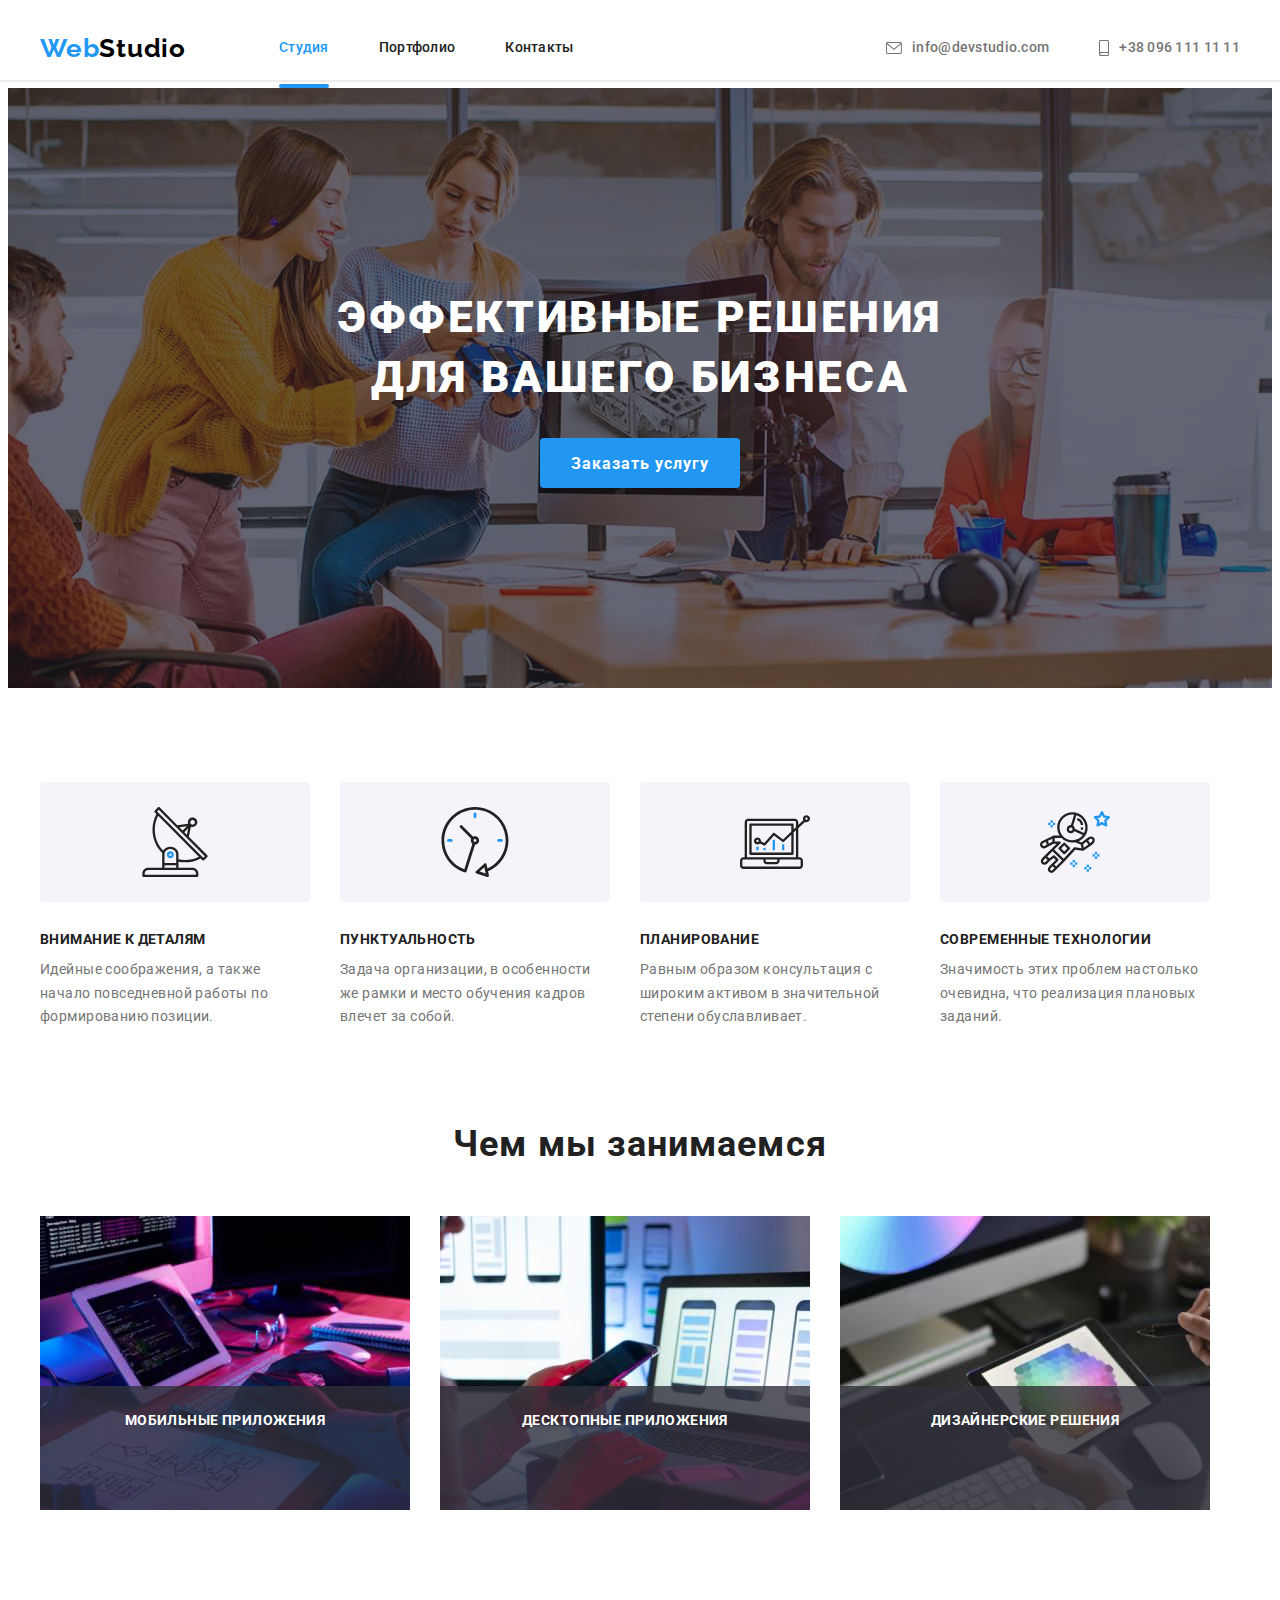
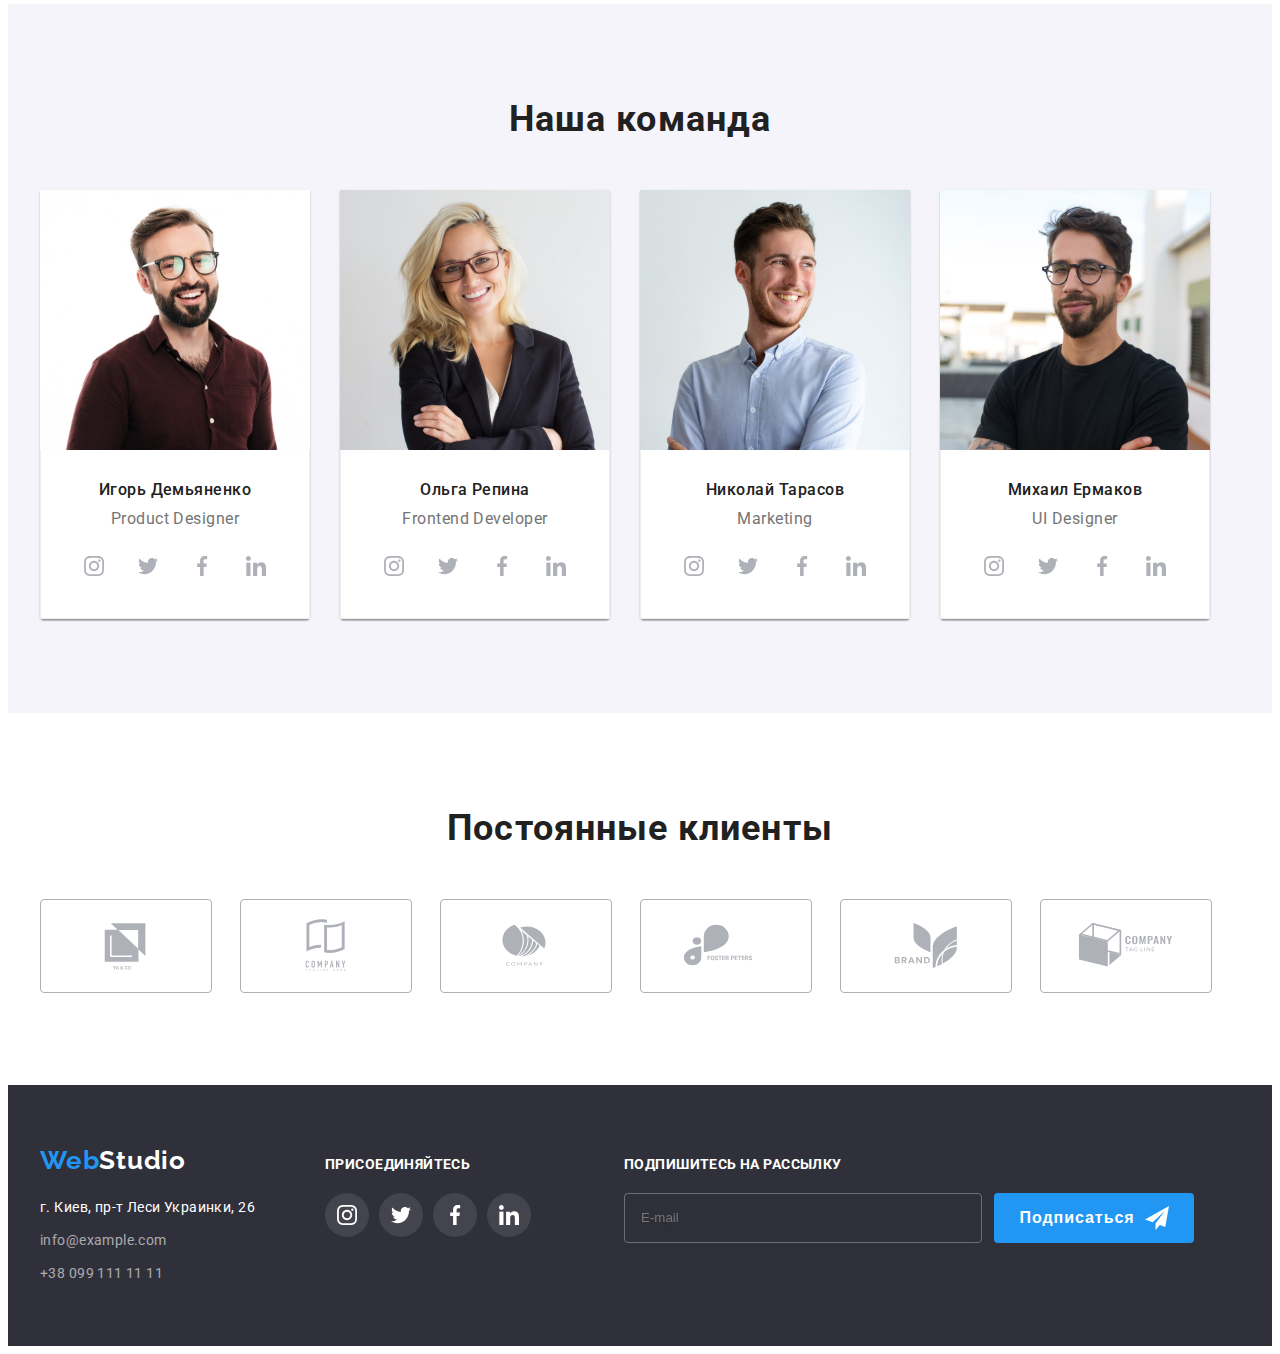
<file: index.html>
<!DOCTYPE html>
<html lang="ru">
  <head>
    <meta charset="UTF-8" />
    <meta http-equiv="X-UA-Compatible" content="IE=edge" />
    <meta name="viewport" content="width=device-width, initial-scale=1.0" />
    <title>Document</title>
    <link rel="preconnect" href="https://fonts.googleapis.com" />
    <link rel="preconnect" href="https://fonts.gstatic.com" crossorigin />
    <link
      href="https://fonts.googleapis.com/css2?family=Raleway:wght@700&family=Roboto:wght@400;500;700;900&display=swap"
      rel="stylesheet"
    />
    <link
      rel="stylesheet"
      href="https://cdnjs.cloudflare.com/ajax/libs/modern-normalize/1.1.0/modern-normalize.min.css"
      integrity="sha512-wpPYUAdjBVSE4KJnH1VR1HeZfpl1ub8YT/NKx4PuQ5NmX2tKuGu6U/JRp5y+Y8XG2tV+wKQpNHVUX03MfMFn9Q=="
      crossorigin="anonymous"
      referrerpolicy="no-referrer"
    />
    <link rel="stylesheet" href="css/main.min.css" />
  </head>
  <body>
    <!---------------------HEADER---------------------------->

    <header class="header">
      <div class="container header__container">
        <nav class="nav">
          <a class="header__logo link" lang="en" href="./"
            ><span class="header__logo--web">Web</span>Studio</a
          >
          <ul class="nav__list list">
            <li class="nav__item">
              <a class="nav__link link current" href="./index.html">Студия</a>
            </li>
            <li class="nav__item">
              <a class="nav__link link" href="./portfolio.html">Портфолио</a>
            </li>
            <li class="nav__item">
              <a class="nav__link link" href="#0">Контакты</a>
            </li>
          </ul>
        </nav>
        <ul class="list header__list">
          <li class="header__item">
            <a class="header__mail link" href="mailto:info@devstudio.com">
              <svg class="header__mail--icons" width="16" height="12">
                <use href="./images/icons.svg#icon-mail"></use>
              </svg>
              info@devstudio.com</a
            >
          </li>
          <li class="header__item">
            <a class="header__tel link" href="tel:+380961111111">
              <svg class="header__tel--icons" width="10" height="16">
                <use href="./images/icons.svg#icon-smartphone"></use>
              </svg>
              +38 096 111 11 11</a
            >
          </li>
        </ul>
      </div>
      <div class="line"></div>
    </header>

    <main>
      <!---------------------HERO---------------------------->

      <section class="hero">
        <div class="container">
          <h1 class="hero__title">Эффективные решения для вашего бизнеса</h1>
          <button class="btn" type="button" data-modal-open>Заказать услугу</button>
        </div>
      </section>

      <!---------------------BENEFITS---------------------------->

      <section class="benefits">
        <div class="container">
          <h2 class="visually-hidden">Особенности</h2>
          <ul class="benefits__list list">
            <li class="benefits__item">
              <div class="benefits__box">
                <svg class="benefits__icon" width="70" height="70">
                  <use href="./images/icons.svg#icon-antenna"></use>
                </svg>
              </div>
              <h3 class="benefits__subtitle">Внимание к деталям</h3>
              <p class="benefits__text">
                Идейные соображения, а также начало повседневной работы по формированию позиции.
              </p>
            </li>
            <li class="benefits__item">
              <div class="benefits__box">
                <svg class="benefits__icon" width="70" height="70">
                  <use href="./images/icons.svg#icon-clock"></use>
                </svg>
              </div>
              <h3 class="benefits__subtitle">Пунктуальность</h3>
              <p class="benefits__text">
                Задача организации, в особенности же рамки и место обучения кадров влечет за собой.
              </p>
            </li>
            <li class="benefits__item">
              <div class="benefits__box">
                <svg class="benefits__icon" width="70" height="70">
                  <use href="./images/icons.svg#icon-diagram"></use>
                </svg>
              </div>
              <h3 class="benefits__subtitle">Планирование</h3>
              <p class="benefits__text">
                Равным образом консультация с широким активом в значительной степени обуславливает.
              </p>
            </li>
            <li class="benefits__item">
              <div class="benefits__box">
                <svg class="benefits__icon" width="70" height="70">
                  <use href="./images/icons.svg#icon-astronaut"></use>
                </svg>
              </div>
              <h3 class="benefits__subtitle">Современные технологии</h3>
              <p class="benefits__text">
                Значимость этих проблем настолько очевидна, что реализация плановых заданий.
              </p>
            </li>
          </ul>
        </div>
      </section>

      <!---------------------DIRECTION---------------------------->

      <section class="direction">
        <div class="container">
          <h2 class="direction__title">Чем мы занимаемся</h2>
          <ul class="direction__list list">
            <li class="direction__item">
              <img src="./images/box1.jpg" alt="Примеры робот" width="370" height="294" />
              <p class="direction__text">Мобильные приложения</p>
            </li>
            <li class="direction__item">
              <img src="./images/box2.jpg" alt="Примеры робот" width="370" height="294" />
              <p class="direction__text">Десктопные приложения</p>
            </li>
            <li class="direction__item">
              <img src="./images/box3.jpg" alt="Примеры робот" width="370" height="294" />
              <p class="direction__text">Дизайнерские решения</p>
            </li>
          </ul>
        </div>
      </section>

      <!---------------------TEAM---------------------------->

      <section class="team">
        <div class="container">
          <h2 class="team__title">Наша команда</h2>
          <ul class="team__list list">
            <li class="team__item">
              <img src="./images/team-card-1.jpg" alt="Фото команды" width="270" height="260" />
              <div class="team__box">
                <h3 class="team__subtitle">Игорь Демьяненко</h3>
                <p class="team__text" lang="eu">Product Designer</p>
                <ul class="social__list list">
                  <li class="social__item">
                    <a href="" class="social__link link">
                      <svg class="social__icon" width="20" height="20">
                        <use href="./images/icons.svg#icon-instagram"></use>
                      </svg>
                    </a>
                  </li>
                  <li class="social__item">
                    <a href="" class="social__link link">
                      <svg class="social__icon" width="20" height="20">
                        <use href="./images/icons.svg#icon-twitter"></use>
                      </svg>
                    </a>
                  </li>
                  <li class="social__item">
                    <a href="" class="social__link link">
                      <svg class="social__icon" width="20" height="20">
                        <use href="./images/icons.svg#icon-facebook"></use>
                      </svg>
                    </a>
                  </li>
                  <li class="social__item">
                    <a href="" class="social__link link">
                      <svg class="social__icon" width="20" height="20">
                        <use href="./images/icons.svg#icon-linkedin"></use>
                      </svg>
                    </a>
                  </li>
                </ul>
              </div>
            </li>
            <li class="team__item">
              <img src="./images/team-card-2.jpg" alt="Фото команды" width="270" height="260" />
              <div class="team__box">
                <h3 class="team__subtitle">Ольга Репина</h3>
                <p class="team__text" lang="eu">Frontend Developer</p>
                <ul class="social__list list">
                  <li class="social__item">
                    <a href="" class="social__link link">
                      <svg class="social__icon" width="20" height="20">
                        <use href="./images/icons.svg#icon-instagram"></use>
                      </svg>
                    </a>
                  </li>
                  <li class="social__item">
                    <a href="" class="social__link link">
                      <svg class="social__icon" width="20" height="20">
                        <use href="./images/icons.svg#icon-twitter"></use>
                      </svg>
                    </a>
                  </li>
                  <li class="social__item">
                    <a href="" class="social__link link">
                      <svg class="social__icon" width="20" height="20">
                        <use href="./images/icons.svg#icon-facebook"></use>
                      </svg>
                    </a>
                  </li>
                  <li class="social__item">
                    <a href="" class="social__link link">
                      <svg class="social__icon" width="20" height="20">
                        <use href="./images/icons.svg#icon-linkedin"></use>
                      </svg>
                    </a>
                  </li>
                </ul>
              </div>
            </li>
            <li class="team__item">
              <img src="./images/team-card-3.jpg" alt="Фото команды" width="270" height="260" />
              <div class="team__box">
                <h3 class="team__subtitle">Николай Тарасов</h3>
                <p class="team__text" lang="eu">Marketing</p>
                <ul class="social__list list">
                  <li class="social__item">
                    <a href="" class="social__link link">
                      <svg class="social__icon" width="20" height="20">
                        <use href="./images/icons.svg#icon-instagram"></use>
                      </svg>
                    </a>
                  </li>
                  <li class="social__item">
                    <a href="" class="social__link link">
                      <svg class="social__icon" width="20" height="20">
                        <use href="./images/icons.svg#icon-twitter"></use>
                      </svg>
                    </a>
                  </li>
                  <li class="social__item">
                    <a href="" class="social__link link">
                      <svg class="social__icon" width="20" height="20">
                        <use href="./images/icons.svg#icon-facebook"></use>
                      </svg>
                    </a>
                  </li>
                  <li class="social__item">
                    <a href="" class="social__link link">
                      <svg class="social__icon" width="20" height="20">
                        <use href="./images/icons.svg#icon-linkedin"></use>
                      </svg>
                    </a>
                  </li>
                </ul>
              </div>
            </li>
            <li class="team__item">
              <img src="./images/team-card-4.jpg" alt="Фото команды" width="270" height="260" />
              <div class="team__box">
                <h3 class="team__subtitle">Михаил Ермаков</h3>
                <p class="team__text" lang="eu">UI Designer</p>
                <ul class="social__list list">
                  <li class="social__item">
                    <a href="" class="social__link link">
                      <svg class="social__icon" width="20" height="20">
                        <use href="./images/icons.svg#icon-instagram"></use>
                      </svg>
                    </a>
                  </li>
                  <li class="social__item">
                    <a href="" class="social__link link">
                      <svg class="social__icon" width="20" height="20">
                        <use href="./images/icons.svg#icon-twitter"></use>
                      </svg>
                    </a>
                  </li>
                  <li class="social__item">
                    <a href="" class="social__link link">
                      <svg class="social__icon" width="20" height="20">
                        <use href="./images/icons.svg#icon-facebook"></use>
                      </svg>
                    </a>
                  </li>
                  <li class="social__item">
                    <a href="" class="social__link link">
                      <svg class="social__icon" width="20" height="20">
                        <use href="./images/icons.svg#icon-linkedin"></use>
                      </svg>
                    </a>
                  </li>
                </ul>
              </div>
            </li>
          </ul>
        </div>
      </section>

      <!---------------------CLIENTS---------------------------->

      <section class="clients">
        <div class="container">
          <h2 class="clients__title">Постоянные клиенты</h2>
          <ul class="clients__list list">
            <li class="clients__item">
              <a class="clients__link" href="">
                <svg class="clients__icon" width="106" height="60">
                  <use href="./images/icons.svg#icon-Logo1"></use>
                </svg>
              </a>
            </li>
            <li class="clients__item">
              <a class="clients__link" href="">
                <svg class="clients__icon" width="106" height="60">
                  <use href="./images/icons.svg#icon-Logo2"></use>
                </svg>
              </a>
            </li>
            <li class="clients__item">
              <a class="clients__link" href="">
                <svg class="clients__icon" width="106" height="60">
                  <use href="./images/icons.svg#icon-Logo3"></use>
                </svg>
              </a>
            </li>
            <li class="clients__item">
              <a class="clients__link" href="">
                <svg class="clients__icon" width="106" height="60">
                  <use href="./images/icons.svg#icon-Logo4"></use>
                </svg>
              </a>
            </li>
            <li class="clients__item">
              <a class="clients__link" href="">
                <svg class="clients__icon" width="106" height="60">
                  <use href="./images/icons.svg#icon-Logo5"></use>
                </svg>
              </a>
            </li>
            <li class="clients__item">
              <a class="clients__link" href="">
                <svg class="clients__icon" width="106" height="60">
                  <use href="./images/icons.svg#icon-Logo6"></use>
                </svg>
              </a>
            </li>
          </ul>
        </div>
      </section>
    </main>

    <!---------------------FOOTER---------------------------->

    <footer class="footer">
      <div class="footer__container container">
        <div class="adress-container">
          <a class="footer__logo link" lang="en" href="./"
            ><span class="footer__logo--web">Web</span>Studio</a
          >
          <address>
            <ul class="footer__address list">
              <li class="footer__items">
                <a
                  class="footer__map link"
                  href="https://goo.gl/maps/rfm62vgh137MeAdR9"
                  target="_blank"
                  rel="noopener noreferrer"
                  >г. Киев, пр-т Леси Украинки, 26</a
                >
              </li>
              <li class="footer__items">
                <a class="footer__mail link" href="mailto:info@example.com">info@example.com</a>
              </li>
              <li class="footer__items">
                <a class="footer__tel link" href="tel:+380991111111">+38 099 111 11 11</a>
              </li>
            </ul>
          </address>
        </div>
        <div class="footer__conect">
          <h2 class="footer__title">присоединяйтесь</h2>
          <ul class="social__list list">
            <li class="social__item">
              <a class="social__link social__link--color link" href="">
                <svg class="social__icon social__icon--color" width="20" height="20">
                  <use href="./images/icons.svg#icon-instagram"></use>
                </svg>
              </a>
            </li>
            <li class="social__item">
              <a class="social__link social__link--color link" href="">
                <svg class="social__icon social__icon--color" width="20" height="20">
                  <use href="./images/icons.svg#icon-twitter"></use>
                </svg>
              </a>
            </li>
            <li class="social__item">
              <a class="social__link social__link--color link" href="">
                <svg class="social__icon social__icon--color" width="20" height="20">
                  <use href="./images/icons.svg#icon-facebook"></use>
                </svg>
              </a>
            </li>
            <li class="social__item">
              <a class="social__link social__link--color link" href="">
                <svg class="social__icon social__icon--color" width="20" height="20">
                  <use href="./images/icons.svg#icon-linkedin"></use>
                </svg>
              </a>
            </li>
          </ul>
        </div>
        <div class="footer-join">
          <p class="footer-join__text">Подпишитесь на рассылку</p>
          <form class="footer-join__form">
            <input type="email" name="email" placeholder="E-mail" class="footer-join__email" />
            <button class="footer-join__submit" type="submit">
              Подписаться
              <svg class="footer-join__icone" width="24" height="24">
                <use href="./images/icons.svg#icon-send"></use>
              </svg>
            </button>
          </form>
        </div>
      </div>
    </footer>

    <!---------------- BACKDROP ----------------->

    <div class="backdrop is-hidden" data-modal>
      <div class="modal">
        <button type="button" class="modal__close" data-modal-close>
          <svg class="modal__icon" width="18" height="18">
            <use href="./images/icons.svg#icon-close"></use>
          </svg>
        </button>
        <p class="modal__title">Оставьте свои данные, мы вам перезвоним</p>
        <form action="#" class="modal__form">
          <label class="modal__label" for="user-name">Имя</label>
          <div class="modal__field">
            <input type="user-name" name="user-name" id="user-name" class="modal__input" />
            <svg class="modal__input-icon" width="18" height="18">
              <use href="./images/icons.svg#icon-person-black"></use>
            </svg>
          </div>
          <label class="modal__label" for="user-tel">Телефон</label>
          <div class="modal__field">
            <input type="tel" name="user-tel" id="user-tel" class="modal__input" />
            <svg class="modal__input-icon" width="18" height="18">
              <use href="./images/icons.svg#icon-phone-black"></use>
            </svg>
          </div>
          <label class="modal__label" for="user-email">Почта</label>
          <div class="modal__field">
            <input type="email" name="user-email" id="user-email" class="modal__input" />
            <svg class="modal__input-icon" width="18" height="18">
              <use href="./images/icons.svg#icon-email-black"></use>
            </svg>
          </div>
          <div class="modal__field">
            <label class="modal__label" for="user-text">Комментарий</label>
            <textarea
              name="user-text"
              id="user-text"
              placeholder="Введите текст"
              class="modal__textarea"
            ></textarea>
          </div>
          <div class="modal-check__box">
            <input type="checkbox" name="policy" id="policy" class="modal-check visually-hidden" />
            <label class="modal-check__text" for="policy">
              <span class="modal-check__item">
                <svg class="modal-check__icon" width="11" height="8">
                  <use href="./images/icons.svg#icon-check"></use>
                </svg> </span
              >Соглашаюсь с рассылкой и принимаю
              <a class="modal__link" href="">Условия договора</a>
            </label>
          </div>
          <button class="modal__submit" type="submit">Отправить</button>
        </form>
      </div>
    </div>
    <script src="./js/modal.js"></script>
  </body>
</html>
</file>
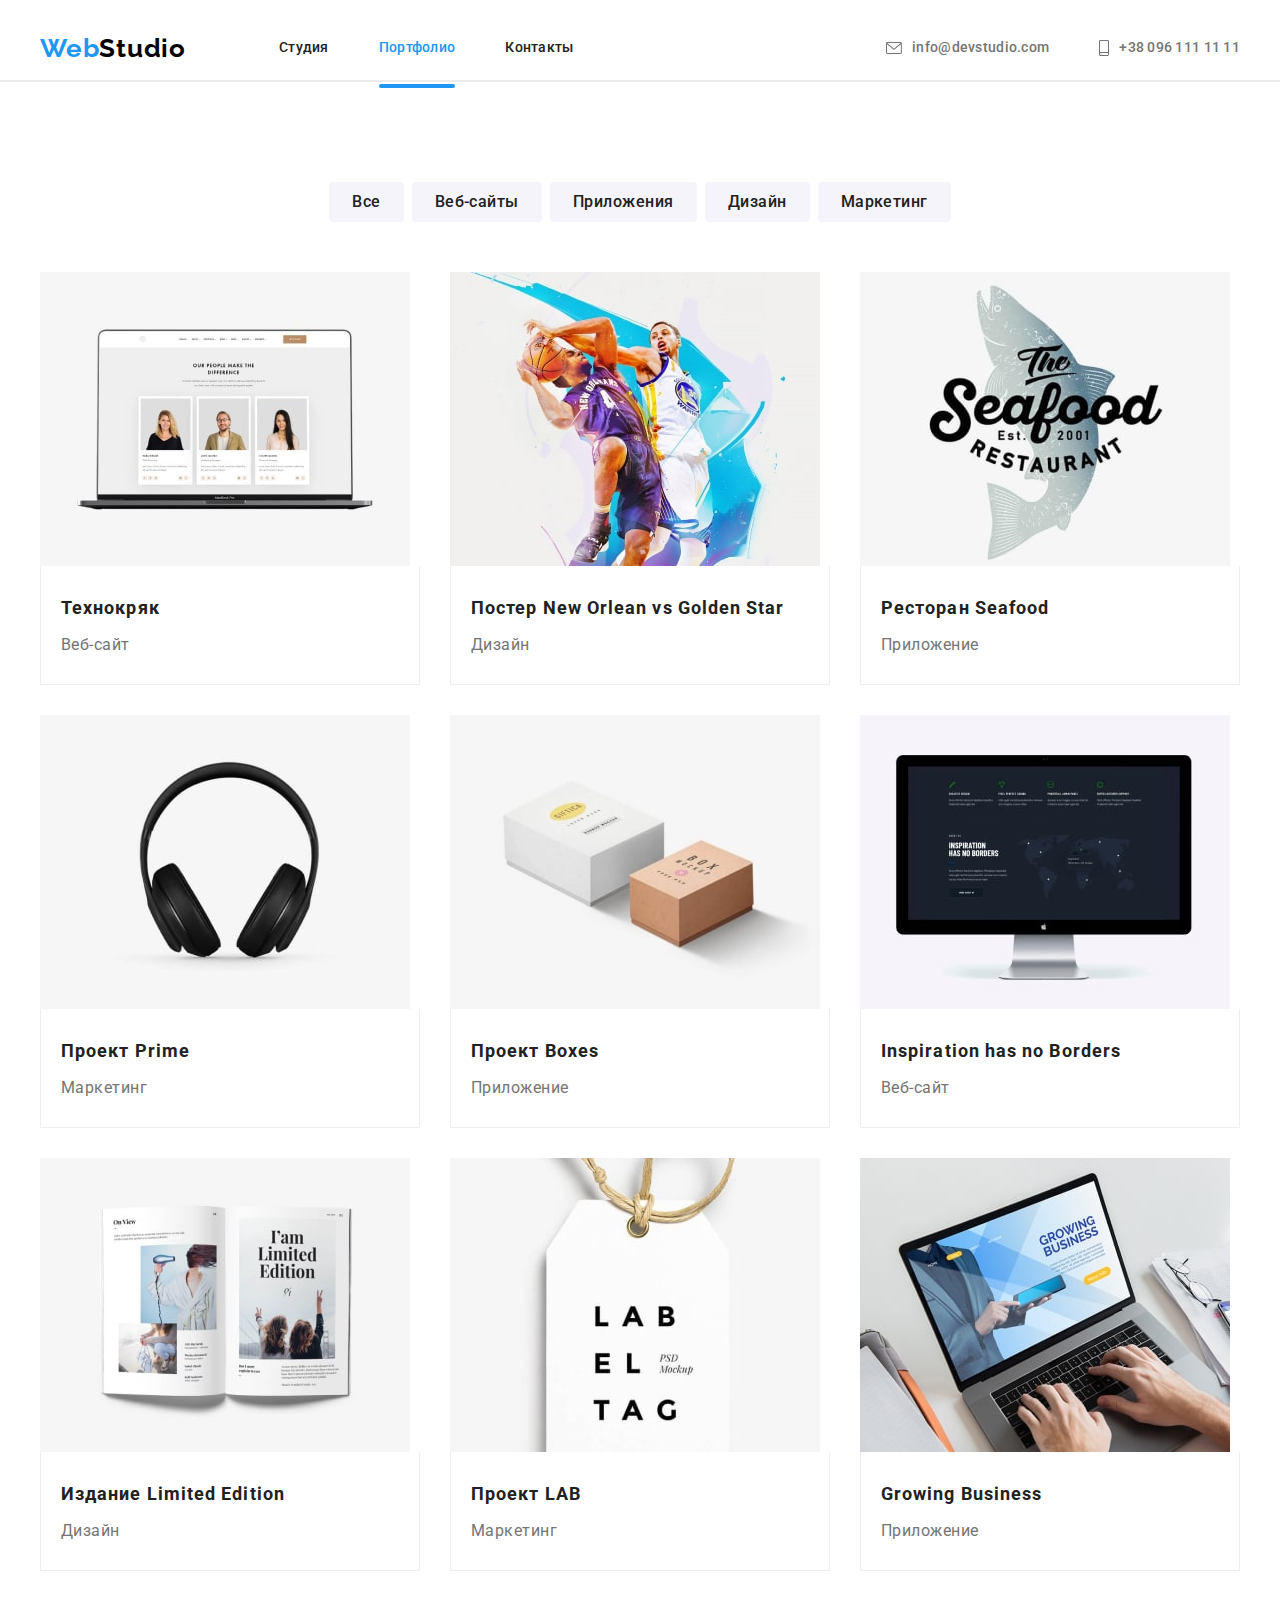
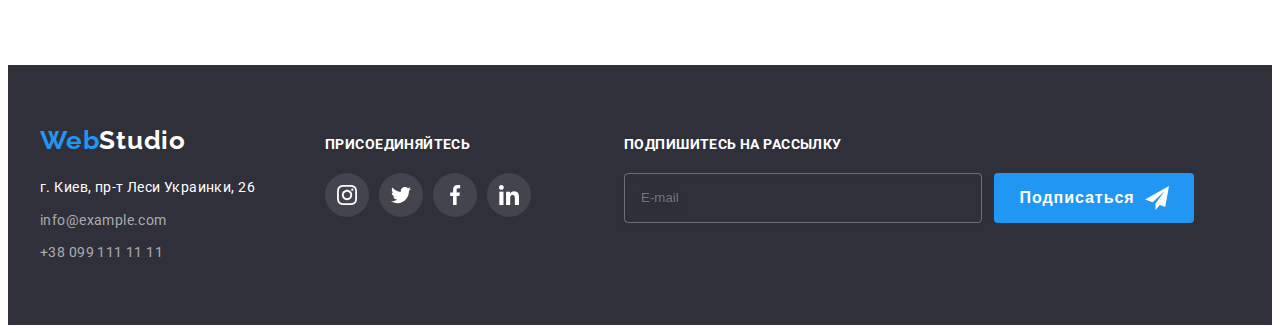
<file: portfolio.html>
<!DOCTYPE html>
<html lang="en">
  <head>
    <meta charset="UTF-8" />
    <meta http-equiv="X-UA-Compatible" content="IE=edge" />
    <meta name="viewport" content="width=device-width, initial-scale=1.0" />
    <title>Document</title>
    <link rel="preconnect" href="https://fonts.googleapis.com" />
    <link rel="preconnect" href="https://fonts.gstatic.com" crossorigin />
    <link
      href="https://fonts.googleapis.com/css2?family=Raleway:wght@700&family=Roboto:wght@400;500;700;900&display=swap"
      rel="stylesheet"
    />
    <link
      rel="stylesheet"
      href="https://cdnjs.cloudflare.com/ajax/libs/modern-normalize/1.1.0/modern-normalize.min.css"
      integrity="sha512-wpPYUAdjBVSE4KJnH1VR1HeZfpl1ub8YT/NKx4PuQ5NmX2tKuGu6U/JRp5y+Y8XG2tV+wKQpNHVUX03MfMFn9Q=="
      crossorigin="anonymous"
      referrerpolicy="no-referrer"
    />
    <link rel="stylesheet" href="css/main.min.css" />
  </head>
  <body>
    <!---------------------HEADER---------------------------->

    <header class="header">
      <div class="container header__container">
        <nav class="nav">
          <a class="header__logo link" lang="en" href="./"
            ><span class="header__logo--web">Web</span>Studio</a
          >
          <ul class="nav__list list">
            <li class="nav__item">
              <a class="nav__link link" href="./index.html">Студия</a>
            </li>
            <li class="nav__item">
              <a class="nav__link link current" href="./portfolio.html">Портфолио</a>
            </li>
            <li class="nav__item">
              <a class="nav__link link" href="#0">Контакты</a>
            </li>
          </ul>
        </nav>
        <ul class="list header__list">
          <li class="header__item">
            <a class="header__mail link" href="mailto:info@devstudio.com">
              <svg class="header__mail--icons" width="16" height="12">
                <use href="./images/icons.svg#icon-mail"></use>
              </svg>
              info@devstudio.com</a
            >
          </li>
          <li class="header__contacts">
            <a class="header__tel link" href="tel:+380961111111">
              <svg class="header__tel--icons" width="10" height="16">
                <use href="./images/icons.svg#icon-smartphone"></use>
              </svg>
              +38 096 111 11 11</a
            >
          </li>
        </ul>
      </div>
      <div class="line"></div>
    </header>

    <!---------------------PORTFOLIO---------------------------->

    <main>
      <section class="portfolio">
        <div class="container">
          <h2 class="visually-hidden">Портфолио</h2>
          <ul class="portfolio-list list">
            <li class="btn-item">
              <button class="portfolio-btn" type="button">
                <span class="portfolio-btn-text">Все</span>
              </button>
            </li>
            <li class="btn-item">
              <button class="portfolio-btn" type="button">
                <span class="portfolio-btn-text">Веб-сайты</span>
              </button>
            </li>
            <li class="btn-item">
              <button class="portfolio-btn" type="button">
                <span class="portfolio-btn-text">Приложения</span>
              </button>
            </li>
            <li class="btn-item">
              <button class="portfolio-btn" type="button">
                <span class="portfolio-btn-text">Дизайн</span>
              </button>
            </li>
            <li class="btn-item">
              <button class="portfolio-btn" type="button">
                <span class="portfolio-btn-text">Маркетинг</span>
              </button>
            </li>
          </ul>
          <ul class="portfolio-photo-list list">
            <li class="portfolio-photo">
              <a class="portfolio-photo-link link" href="">
                <div class="portfolio-photo-wrap">
                  <img src="./images/portfolio1.jpg" alt="Примеры робот" width="370" height="294" />
                  <p class="portfolio-photo-text">
                    Технокряк это современная площадка распространения коронавируса. Компании
                    используют эту платформу для цифрового шпионажа и атак на защищённые сервера
                    конкурентов.
                  </p>
                </div>
                <div class="portfolio-items">
                  <h3 class="portfolio-title">Технокряк</h3>
                  <p class="portfolio-text">Веб-сайт</p>
                </div>
              </a>
            </li>
            <li class="portfolio-photo">
              <a class="portfolio-photo-link link" href="">
                <div class="portfolio-photo-wrap">
                  <img src="./images/portfolio2.jpg" alt="Примеры робот" width="370" height="294" />
                  <p class="portfolio-photo-text">
                    Lorem ipsum dolor sit amet consectetur adipisicing elit. Neque, ipsum dolorem,
                    rerum ad porro eaque vitae expedita amet adipisci voluptate, necessitatibus
                    facilis sint minima maiores praesentium incidunt laudantium. Excepturi ullam
                    tempora consequuntur harum corrupti voluptatem? Tenetur, aperiam! Quae, ratione
                    quidem?
                  </p>
                </div>
                <div class="portfolio-items">
                  <h3 class="portfolio-title">Постер New Orlean vs Golden Star</h3>
                  <p class="portfolio-text">Дизайн</p>
                </div>
              </a>
            </li>
            <li class="portfolio-photo">
              <a class="portfolio-photo-link link" href="">
                <div class="portfolio-photo-wrap">
                  <img src="./images/portfolio3.jpg" alt="Примеры робот" width="370" height="294" />
                  <p class="portfolio-photo-text">
                    Lorem ipsum dolor sit amet consectetur adipisicing elit. Neque, ipsum dolorem,
                    rerum ad porro eaque vitae expedita amet adipisci voluptate, necessitatibus
                    facilis sint minima maiores praesentium incidunt laudantium. Excepturi ullam
                    tempora consequuntur harum corrupti voluptatem? Tenetur, aperiam! Quae, ratione
                    quidem?
                  </p>
                </div>
                <div class="portfolio-items">
                  <h3 class="portfolio-title">Ресторан Seafood</h3>
                  <p class="portfolio-text">Приложение</p>
                </div>
              </a>
            </li>
            <li class="portfolio-photo">
              <a class="portfolio-photo-link link" href="">
                <div class="portfolio-photo-wrap">
                  <img src="./images/portfolio4.jpg" alt="Примеры робот" width="370" height="294" />
                  <p class="portfolio-photo-text">
                    Lorem ipsum dolor sit amet consectetur adipisicing elit. Neque, ipsum dolorem,
                    rerum ad porro eaque vitae expedita amet adipisci voluptate, necessitatibus
                    facilis sint minima maiores praesentium incidunt laudantium. Excepturi ullam
                    tempora consequuntur harum corrupti voluptatem? Tenetur, aperiam! Quae, ratione
                    quidem?
                  </p>
                </div>
                <div class="portfolio-items">
                  <h3 class="portfolio-title">Проект Prime</h3>
                  <p class="portfolio-text">Маркетинг</p>
                </div>
              </a>
            </li>
            <li class="portfolio-photo">
              <a class="portfolio-photo-link link" href="">
                <div class="portfolio-photo-wrap">
                  <img src="./images/portfolio5.jpg" alt="Примеры робот" width="370" height="294" />
                  <p class="portfolio-photo-text">
                    Lorem ipsum dolor sit amet consectetur adipisicing elit. Neque, ipsum dolorem,
                    rerum ad porro eaque vitae expedita amet adipisci voluptate, necessitatibus
                    facilis sint minima maiores praesentium incidunt laudantium. Excepturi ullam
                    tempora consequuntur harum corrupti voluptatem? Tenetur, aperiam! Quae, ratione
                    quidem?
                  </p>
                </div>
                <div class="portfolio-items">
                  <h3 class="portfolio-title">Проект Boxes</h3>
                  <p class="portfolio-text">Приложение</p>
                </div>
              </a>
            </li>
            <li class="portfolio-photo">
              <a class="portfolio-photo-link link" href="">
                <div class="portfolio-photo-wrap">
                  <img src="./images/portfolio6.jpg" alt="Примеры робот" width="370" height="294" />
                  <p class="portfolio-photo-text">
                    Lorem ipsum dolor sit amet consectetur adipisicing elit. Neque, ipsum dolorem,
                    rerum ad porro eaque vitae expedita amet adipisci voluptate, necessitatibus
                    facilis sint minima maiores praesentium incidunt laudantium. Excepturi ullam
                    tempora consequuntur harum corrupti voluptatem? Tenetur, aperiam! Quae, ratione
                    quidem?
                  </p>
                </div>
                <div class="portfolio-items">
                  <h3 class="portfolio-title">Inspiration has no Borders</h3>
                  <p class="portfolio-text">Веб-сайт</p>
                </div>
              </a>
            </li>
            <li class="portfolio-photo">
              <a class="portfolio-photo-link link" href="">
                <div class="portfolio-photo-wrap">
                  <img src="./images/portfolio7.jpg" alt="Примеры робот" width="370" height="294" />
                  <p class="portfolio-photo-text">
                    Lorem ipsum dolor sit amet consectetur adipisicing elit. Neque, ipsum dolorem,
                    rerum ad porro eaque vitae expedita amet adipisci voluptate, necessitatibus
                    facilis sint minima maiores praesentium incidunt laudantium. Excepturi ullam
                    tempora consequuntur harum corrupti voluptatem? Tenetur, aperiam! Quae, ratione
                    quidem?
                  </p>
                </div>
                <div class="portfolio-items">
                  <h3 class="portfolio-title">Издание Limited Edition</h3>
                  <p class="portfolio-text">Дизайн</p>
                </div>
              </a>
            </li>
            <li class="portfolio-photo">
              <a class="portfolio-photo-link link" href="">
                <div class="portfolio-photo-wrap">
                  <img src="./images/portfolio8.jpg" alt="Примеры робот" width="370" height="294" />
                  <p class="portfolio-photo-text">
                    Lorem ipsum dolor sit amet consectetur adipisicing elit. Neque, ipsum dolorem,
                    rerum ad porro eaque vitae expedita amet adipisci voluptate, necessitatibus
                    facilis sint minima maiores praesentium incidunt laudantium. Excepturi ullam
                    tempora consequuntur harum corrupti voluptatem? Tenetur, aperiam! Quae, ratione
                    quidem?
                  </p>
                </div>
                <div class="portfolio-items">
                  <h3 class="portfolio-title">Проект LAB</h3>
                  <p class="portfolio-text">Маркетинг</p>
                </div>
              </a>
            </li>
            <li class="portfolio-photo">
              <a class="portfolio-photo-link link" href="">
                <div class="portfolio-photo-wrap">
                  <img src="./images/portfolio9.jpg" alt="Примеры робот" width="370" height="294" />
                  <p class="portfolio-photo-text">
                    Lorem ipsum dolor sit amet consectetur adipisicing elit. Neque, ipsum dolorem,
                    rerum ad porro eaque vitae expedita amet adipisci voluptate, necessitatibus
                    facilis sint minima maiores praesentium incidunt laudantium. Excepturi ullam
                    tempora consequuntur harum corrupti voluptatem? Tenetur, aperiam! Quae, ratione
                    quidem?
                  </p>
                </div>
                <div class="portfolio-items">
                  <h3 class="portfolio-title">Growing Business</h3>
                  <p class="portfolio-text">Приложение</p>
                </div>
              </a>
            </li>
          </ul>
        </div>
      </section>
    </main>

    <!---------------------FOOTER---------------------------->

    <footer class="footer">
      <div class="footer__container container">
        <div class="adress-container">
          <a class="footer__logo link" lang="en" href="./"
            ><span class="footer__logo--web">Web</span>Studio</a
          >
          <address>
            <ul class="footer__address list">
              <li class="footer__items">
                <a
                  class="footer__map link"
                  href="https://goo.gl/maps/rfm62vgh137MeAdR9"
                  target="_blank"
                  rel="noopener noreferrer"
                  >г. Киев, пр-т Леси Украинки, 26</a
                >
              </li>
              <li class="footer__items">
                <a class="footer__mail link" href="mailto:info@example.com">info@example.com</a>
              </li>
              <li class="footer__items">
                <a class="footer__tel link" href="tel:+380991111111">+38 099 111 11 11</a>
              </li>
            </ul>
          </address>
        </div>
        <div class="footer__conect">
          <h2 class="footer__title">присоединяйтесь</h2>
          <ul class="social__list list">
            <li class="social__item">
              <a class="social__link social__link--color link" href="">
                <svg class="social__icon social__icon--color" width="20" height="20">
                  <use href="./images/icons.svg#icon-instagram"></use>
                </svg>
              </a>
            </li>
            <li class="social__item">
              <a class="social__link social__link--color link" href="">
                <svg class="social__icon social__icon--color" width="20" height="20">
                  <use href="./images/icons.svg#icon-twitter"></use>
                </svg>
              </a>
            </li>
            <li class="social__item">
              <a class="social__link social__link--color link" href="">
                <svg class="social__icon social__icon--color" width="20" height="20">
                  <use href="./images/icons.svg#icon-facebook"></use>
                </svg>
              </a>
            </li>
            <li class="social__item">
              <a class="social__link social__link--color link" href="">
                <svg class="social__icon social__icon--color" width="20" height="20">
                  <use href="./images/icons.svg#icon-linkedin"></use>
                </svg>
              </a>
            </li>
          </ul>
        </div>
        <div class="footer-join">
          <p class="footer-join__text">Подпишитесь на рассылку</p>
          <form class="footer-join__form">
            <input type="email" name="email" placeholder="E-mail" class="footer-join__email" />
            <button class="footer-join__submit" type="submit">
              Подписаться
              <svg class="footer-join__icone" width="24" height="24">
                <use href="./images/icons.svg#icon-send"></use>
              </svg>
            </button>
          </form>
        </div>
      </div>
    </footer>
  </body>
</html>
</file>
<file: css/main.min.css>
p,h1,h2,h3,h4,h5,h6{margin:0}ul{margin:0;padding:0}img{display:block}.list{list-style:none}.link{text-decoration:none}:root{--main-title-color: #212121;--second-title-color: #212121;--main-text-color: #757575;--accent-color: #2196f3;--border-color: #eeeeee;--white-color: #ffffff;--icon-color: #afb1b8;--cubic-bezier: cubic-bezier(0.4, 0, 0.2, 1)}body{font-family:'Roboto', sans-serif}.visually-hidden{position:absolute;white-space:nowrap;width:1px;height:1px;overflow:hidden;border:0;padding:0;clip:rect(0 0 0 0);clip-path:inset(50%);margin:-1px}.container{width:1200px;padding-left:15px;padding-right:15px;margin:0 auto}.btn{padding-top:10px;padding-bottom:10px;font-family:inherit;cursor:pointer;background:var(--accent-color);width:200px;height:50px;font-weight:700;font-size:16px;line-height:1.87;align-items:center;text-align:center;letter-spacing:0.06em;color:var(--white-color);box-shadow:0px 4px 4px rgba(0,0,0,0.15);border-radius:4px;border:1px solid transparent;transition:background-color 250ms var(--cubic-bezier)}.btn:hover,.btn:focus{background-color:#1976d2}.social__list{display:flex;justify-content:center}.social__item:not(:last-child){margin-right:10px}.social__link{width:44px;height:44px;border-radius:50%;display:flex;align-items:center;justify-content:center;transition:background-color 250ms var(--cubic-bezier)}.social__link:hover,.social__link:focus{background-color:var(--accent-color)}.social__icon{transition:fill 250ms var(--cubic-bezier);fill:var(--icon-color)}.social__link:hover .social__icon,.social__link:focus .social__icon{fill:var(--white-color)}.backdrop{width:100vw;height:100vh;background-color:rgba(0,0,0,0.2);position:fixed;top:0;transition:opacity 250ms var(--cubic-bezier),visibility 250ms var(--cubic-bezier)}.modal{width:528px;min-height:581px;background:var(--white-color);box-shadow:0px 1px 3px rgba(0,0,0,0.12),0px 1px 1px rgba(0,0,0,0.14),0px 2px 1px rgba(0,0,0,0.2);border-radius:4px;padding:40px;position:absolute;top:50%;left:50%;transform:translate(-50%, -50%)}.modal__close{width:30px;height:30px;border-radius:50%;background:transparent;border:1px solid rgba(0,0,0,0.1);box-sizing:border-box;cursor:pointer;position:absolute;top:8px;right:8px;display:flex;align-items:center;justify-content:center;transition:fill 250ms var(--cubic-bezier)}.modal__close:hover,.modal__close:focus{fill:var(--accent-color)}.is-hidden{visibility:hidden;opacity:0;pointer-events:none}.modal__form{display:flex;flex-direction:column}.modal__field{display:flex;flex-direction:column}.modal__title{font-weight:700;font-size:20px;line-height:1.15;text-align:center;letter-spacing:0.03em;color:var(--main-title-color);margin-bottom:12px}.modal__label{font-weight:400;font-size:12px;line-height:1.16;letter-spacing:0.01em;color:var(--main-text-color);margin-bottom:4px}.modal__input{width:100%;padding:11px 12px 11px 42px;border:1px solid rgba(33,33,33,0.2);box-sizing:border-box;border-radius:4px;transition:border-color 250ms var(--cubic-bezier)}.modal__input:hover,.modal__input:focus{border-color:var(--accent-color);outline:none}.modal__field{position:relative}.modal__field:not(:last-child){margin-bottom:10px}.modal__input-icon{position:absolute;left:12px;top:50%;transform:translateY(-50%);transition:fill 250ms var(--cubic-bezier)}.modal__input:hover+.modal__input-icon,.modal__input:focus+.modal__input-icon{fill:var(--accent-color)}.modal__textarea{width:100%;height:120px;padding:12px 16px;font-weight:400;font-size:14px;line-height:1.14;letter-spacing:0.01em;color:var(--second-title-color);border:1px solid rgba(33,33,33,0.2);box-sizing:border-box;border-radius:4px;transition:border-color 250ms var(--cubic-bezier);resize:none}.modal__textarea:hover,.modal__textarea:focus{border-color:var(--accent-color);outline:none}.modal-check__box{display:flex;flex-direction:column;margin-top:20px}.modal-check__text{font-weight:400;font-size:14px;line-height:1.71;letter-spacing:0.03em;color:var(--main-text-color);display:flex;justify-content:center;align-items:center}.modal__link{color:var(--accent-color);margin-left:5px}.modal-check__item{width:16px;height:15px;border:2px solid var(--main-title-color);border-radius:4px;margin-right:8px;display:flex;align-items:center;justify-content:center;transition:border-color 250ms var(--cubic-bezier)}.modal-check__item:hover,.modal-check__item:focus{border-color:var(--accent-color)}.modal-check:checked+.modal-check__text .modal-check__item{background-color:var(--accent-color);border:none}.modal-check:checked+.modal-check__text .modal-check__item:focus+.modal-check__text .modal-check__item{border-color:var(--accent-color)}.modal__submit{width:200px;height:50px;color:var(--white-color);background-color:var(--accent-color);border-radius:4px;border:1px solid transparent;font-weight:400;font-size:16px;line-height:1.87;letter-spacing:0.06em;margin:0 auto;margin-top:30px;cursor:pointer;transition:background-color 250ms var(--cubic-bezier);transition:box-shadow 250ms var(--cubic-bezier)}.modal__submit:hover,.modal__submit:focus{background-color:#1976d2;box-shadow:0px 4px 4px rgba(0,0,0,0.15);outline:none}.header__container{display:flex}.nav{display:flex;align-items:center}.header__logo{margin-right:93px;font-family:Raleway;font-weight:700;font-size:26px;line-height:1.19;letter-spacing:0.03em;color:#000000}.header__logo--web{color:var(--accent-color)}.nav__item:not(:last-child){margin-right:50px}.nav__list{display:flex;font-weight:500;font-size:14px;line-height:1.14;letter-spacing:0.02em;color:var(--second-title-color)}.nav__link{transition:color 250ms var(--cubic-bezier);position:relative;font-weight:500;font-size:14px;line-height:1.14;letter-spacing:0.02em;color:var(--second-title-color);display:block;padding-top:32px;padding-bottom:32px}.nav__link:hover,.nav__link:focus{color:var(--accent-color)}.nav__link.current{color:var(--accent-color)}.nav__link.current::after{content:'';width:100%;height:4px;background-color:var(--accent-color);border-radius:2px;position:absolute;left:0;bottom:0}.header__list{display:flex;align-items:center;margin-left:auto}.header__item:not(:last-child){margin-right:50px}.header__mail{transition:color 250ms var(--cubic-bezier);font-style:normal;font-weight:500;font-size:14px;line-height:1.14;letter-spacing:0.02em;color:var(--main-text-color);display:flex;align-items:center;justify-content:center;padding-top:32px;padding-bottom:32px}.header__mail:hover,.header__mail:focus{color:var(--accent-color)}.header__mail--icons{transition:fill 250ms var(--cubic-bezier);fill:var(--main-text-color);margin-right:10px}.header__mail:hover .header__mail--icons,.header__mail:focus .header__mail--icons{fill:var(--accent-color)}.header__tel{transition:color 250ms var(--cubic-bezier);font-style:normal;font-weight:500;font-size:14px;line-height:1.14;letter-spacing:0.02em;color:var(--main-text-color);display:flex;align-items:center;justify-content:center;padding-top:32px;padding-bottom:32px}.header__tel:hover,.header__tel:focus{color:var(--accent-color)}.header__tel--icons{transition:color 250ms var(--cubic-bezier);fill:var(--main-text-color);margin-right:10px}.header__tel:hover .header__tel--icons,.header__tel:focus .header__tel--icons{fill:var(--accent-color)}.line{position:absolute;width:100%;height:0px;left:0px;top:80px;border:1px solid #ececec}.hero{background-color:#2f303a;background-image:linear-gradient(rgba(47,48,58,0.4), rgba(47,48,58,0.4)),url(../images/hero.jpg);background-repeat:no-repeat;background-position:center;background-size:cover;flex-grow:1;padding-top:200px;padding-bottom:200px;text-align:center}.hero__title{width:696px;margin:0 auto;margin-bottom:30px;font-weight:900;font-size:44px;line-height:1.36;text-align:center;letter-spacing:0.06em;text-transform:uppercase;color:var(--white-color)}.benefits{padding-top:94px}.benefits__list{display:flex;flex-direction:row}.benefits__item:not(:last-child){margin-right:30px}.benefits__item{width:270px}.benefits__box{height:120px;background-color:#f5f4fa;border-radius:4px;display:flex;align-items:center;justify-content:center;margin-bottom:30px}.benefits__subtitle{margin-bottom:10px;font-weight:700;font-size:14px;line-height:1.14;letter-spacing:0.03em;text-transform:uppercase;color:var(--second-title-color)}.benefits__text{font-weight:400;font-size:14px;line-height:1.71;letter-spacing:0.03em;color:var(--main-text-color)}.direction{padding-top:94px;padding-bottom:94px}.direction__title{margin-bottom:50px;font-weight:700;font-size:36px;line-height:1.17;text-align:center;letter-spacing:0.03em;color:var(--main-title-color)}.direction__list{display:flex}.direction__item{position:relative}.direction__item:not(:last-child){margin-right:30px}.direction__text{display:block;font-style:400;font-weight:700;font-size:14px;line-height:1.14;text-align:center;letter-spacing:0.03em;text-transform:uppercase;color:var(--white-color);padding:27px 0px 27px 0px;width:100%;height:70px;position:absolute;bottom:0;left:0;background-color:rgba(47,48,58,0.8)}.team{background-color:#f5f4fa;padding-top:94px;padding-bottom:94px}.team__title{align-items:center;font-weight:bold;font-size:36px;line-height:1.17;text-align:center;letter-spacing:0.03em;color:var(--main-title-color);margin-bottom:50px}.team__list{display:flex}.team__item{width:270px;background:var(--white-color);box-shadow:0px 1px 3px rgba(0,0,0,0.12),0px 1px 1px rgba(0,0,0,0.14),0px 2px 1px rgba(0,0,0,0.2);border-radius:0px 0px 4px 4px}.team__item:not(:last-child){margin-right:30px}.team__box{padding-top:30px;padding-bottom:30px;flex-direction:column;border-left:1px solid var(--border-color);border-right:1px solid var(--border-color);border-bottom:1px solid var(--border-color)}.team__subtitle{text-align:center;margin-bottom:10px;font-weight:500;font-size:16px;line-height:1.19;letter-spacing:0.03em;color:var(--second-title-color)}.team__text{text-align:center;font-weight:400;font-size:16px;line-height:1.19;letter-spacing:0.03em;color:var(--main-text-color);margin-bottom:16px}.clients{padding-top:94px;padding-bottom:94px}.clients__title{font-weight:700;font-size:36px;line-height:1.17;text-align:center;letter-spacing:0.03em;color:var(--main-title-color);margin-bottom:50px}.clients__list{display:flex}.clients__item{width:170px;height:92px}.clients__item:not(:last-child){margin-right:30px}.clients__link{transition:border 250ms var(--cubic-bezier);width:100%;height:100%;display:flex;align-items:center;justify-content:center;border:1px solid var(--icon-color);border-radius:4px}.clients__link:hover,.clients__link:focus{border-color:var(--accent-color)}.clients__icon{transition:fill 250ms var(--cubic-bezier);fill:var(--icon-color)}.clients__link:hover .clients__icon,.clients__link:focus .clients__icon{fill:var(--accent-color)}footer{background:#2f303a;padding-top:60px;padding-bottom:60px}.footer__container{display:flex;align-items:baseline}.footer__logo{display:block;margin-bottom:20px;font-family:Raleway;font-weight:700;font-size:26px;line-height:1.19;letter-spacing:0.03em;color:var(--white-color)}.footer__logo--web{font-family:Raleway;font-weight:700;font-size:26px;line-height:1.19;letter-spacing:0.03em;color:var(--accent-color)}.footer__address a{transition:color 250ms var(--cubic-bezier)}.footer__address a:hover,.footer__address a:focus{color:var(--accent-color)}.footer__items:not(:last-child){margin-bottom:9px}.footer__map{font-style:normal;font-weight:400;font-size:14px;line-height:1.71;letter-spacing:0.03em;color:var(--white-color)}.footer__mail{font-style:normal;font-weight:400;font-size:14px;line-height:1.71;letter-spacing:0.03em;color:rgba(255,255,255,0.6)}.footer__tel{font-style:normal;font-weight:400;font-size:14px;line-height:1.71;letter-spacing:0.03em;color:rgba(255,255,255,0.6)}.footer__conect{display:flex;flex-direction:column;margin-left:70px}.footer__title{margin-bottom:20px;font-style:normal;font-weight:700;font-size:14px;line-height:1.14;letter-spacing:0.03em;text-transform:uppercase;color:var(--white-color)}.social__link--color{background-color:#43444d}.social__icon--color{fill:var(--white-color)}.footer-join{margin-left:93px}.footer-join__text{font-weight:700;font-size:14px;line-height:1.14;letter-spacing:0.03em;text-transform:uppercase;color:var(--white-color);margin-bottom:20px}.footer-join__form{display:flex}.footer-join__email{width:358px;height:50px;border:1px solid rgba(255,255,255,0.3);box-sizing:border-box;filter:drop-shadow(0px 4px 4px rgba(0,0,0,0.15));border-radius:4px;background-color:inherit;color:var(--white-color);margin-right:12px;padding:15px 16px}.footer-join__email:placeholder-shown{top:0;left:20px}.footer-join__submit{width:200px;height:50px;background:var(--accent-color);border-radius:4px;border:1px solid transparent;font-weight:700;font-size:16px;line-height:1.87;letter-spacing:0.06em;color:var(--white-color);cursor:pointer;display:flex;align-items:center;justify-content:center;transition:background-color 250ms var(--cubic-bezier);transition:box-shadow 250ms var(--cubic-bezier)}.footer-join__submit:hover,.footer-join__submit:hover{background-color:#1976d2;box-shadow:0px 4px 4px rgba(0,0,0,0.15)}.footer-join__icone{margin-left:10px}.portfolio{padding-top:94px;padding-bottom:94px}.portfolio-list{display:flex;justify-content:center;margin-bottom:50px}.btn-item:not(:last-child){margin-right:8px}.portfolio-btn{transition:background-color 250ms var(--cubic-bezier),color 250ms var(--cubic-bezier),box-shadow 250ms var(--cubic-bezier);padding:6px 22px;font-family:inherit;cursor:pointer;background:#f5f4fa;border-radius:4px;border:1px solid transparent;font-weight:500;font-size:16px;line-height:1.62;text-align:center;letter-spacing:0.03em;color:var(--main-title-color)}.portfolio-btn:hover,.portfolio-btn:focus{background:var(--accent-color);color:var(--white-color);box-shadow:0px 3px 1px rgba(0,0,0,0.1),0px 1px 2px rgba(0,0,0,0.08),0px 2px 2px rgba(0,0,0,0.12);border-radius:4px}.portfolio-photo-list{display:flex;flex-wrap:wrap;margin-top:-30px;margin-left:-30px}.portfolio-photo-wrap{position:relative;overflow:hidden}.portfolio-photo{transition:box-shadow 250ms var(--cubic-bezier);flex-basis:calc((100% - 3 * 30px) / 3);margin-top:30px;margin-left:30px;width:370px;background:var(--white-color);transition:box-shadow 250ms var(--cubic-bezier)}.portfolio-photo:hover,.portfolio-photo:focus{box-shadow:0px 1px 1px rgba(0,0,0,0.12),0px 4px 4px rgba(0,0,0,0.06),1px 4px 6px rgba(0,0,0,0.16)}.portfolio-photo-text{font-size:18px;line-height:1.56;letter-spacing:0.03em;color:var(--white-color);height:100%;background-color:rgba(33,150,243,0.9);padding:63px 24px;position:absolute;top:0;left:0;overflow:auto;transform:translateY(100%);transition:transform 250ms var(--cubic-bezier)}.portfolio-photo-link:hover .portfolio-photo-text,.portfolio-photo-link:focus .portfolio-photo-text{transform:translateY(0)}.portfolio-items{padding:24px 20px;border-left:1px solid var(--border-color);border-right:1px solid var(--border-color);border-bottom:1px solid var(--border-color)}.portfolio-title{font-weight:700;font-size:18px;line-height:2;letter-spacing:0.06em;color:var(--main-title-color)}.portfolio-text{margin-top:4px;font-weight:400;font-size:16px;line-height:1.87;letter-spacing:0.03em;color:var(--main-text-color)}
/*# sourceMappingURL=main.min.css.map */
</file>
